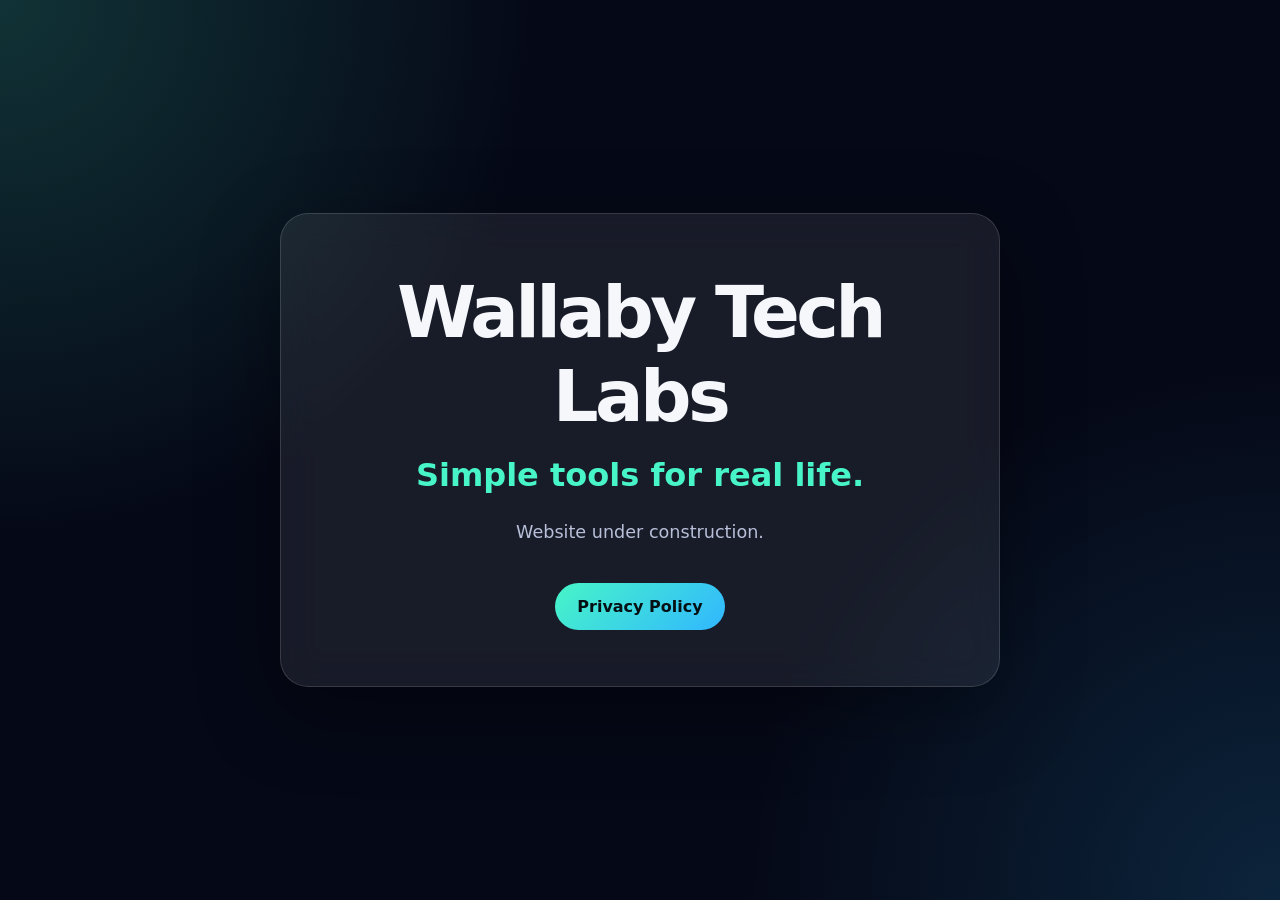
<file: index.html>
<!DOCTYPE html>
<html lang="en">
<head>
  <meta charset="UTF-8" />
  <meta name="viewport" content="width=device-width, initial-scale=1.0" />
  <title>Wallaby Tech Labs</title>
  <link rel="stylesheet" href="style.css" />
</head>

<body>
  <main class="hero">
    <div class="card">

      <h1>Wallaby Tech Labs</h1>

      <p class="claim">
        Simple tools for real life.
      </p>

      <p class="intro">
        Website under construction.
      </p>

      <div class="actions">
        <a href="/privacy-policy/" class="button">Privacy Policy</a>
      </div>

    </div>
  </main>
</body>
</html>
</file>
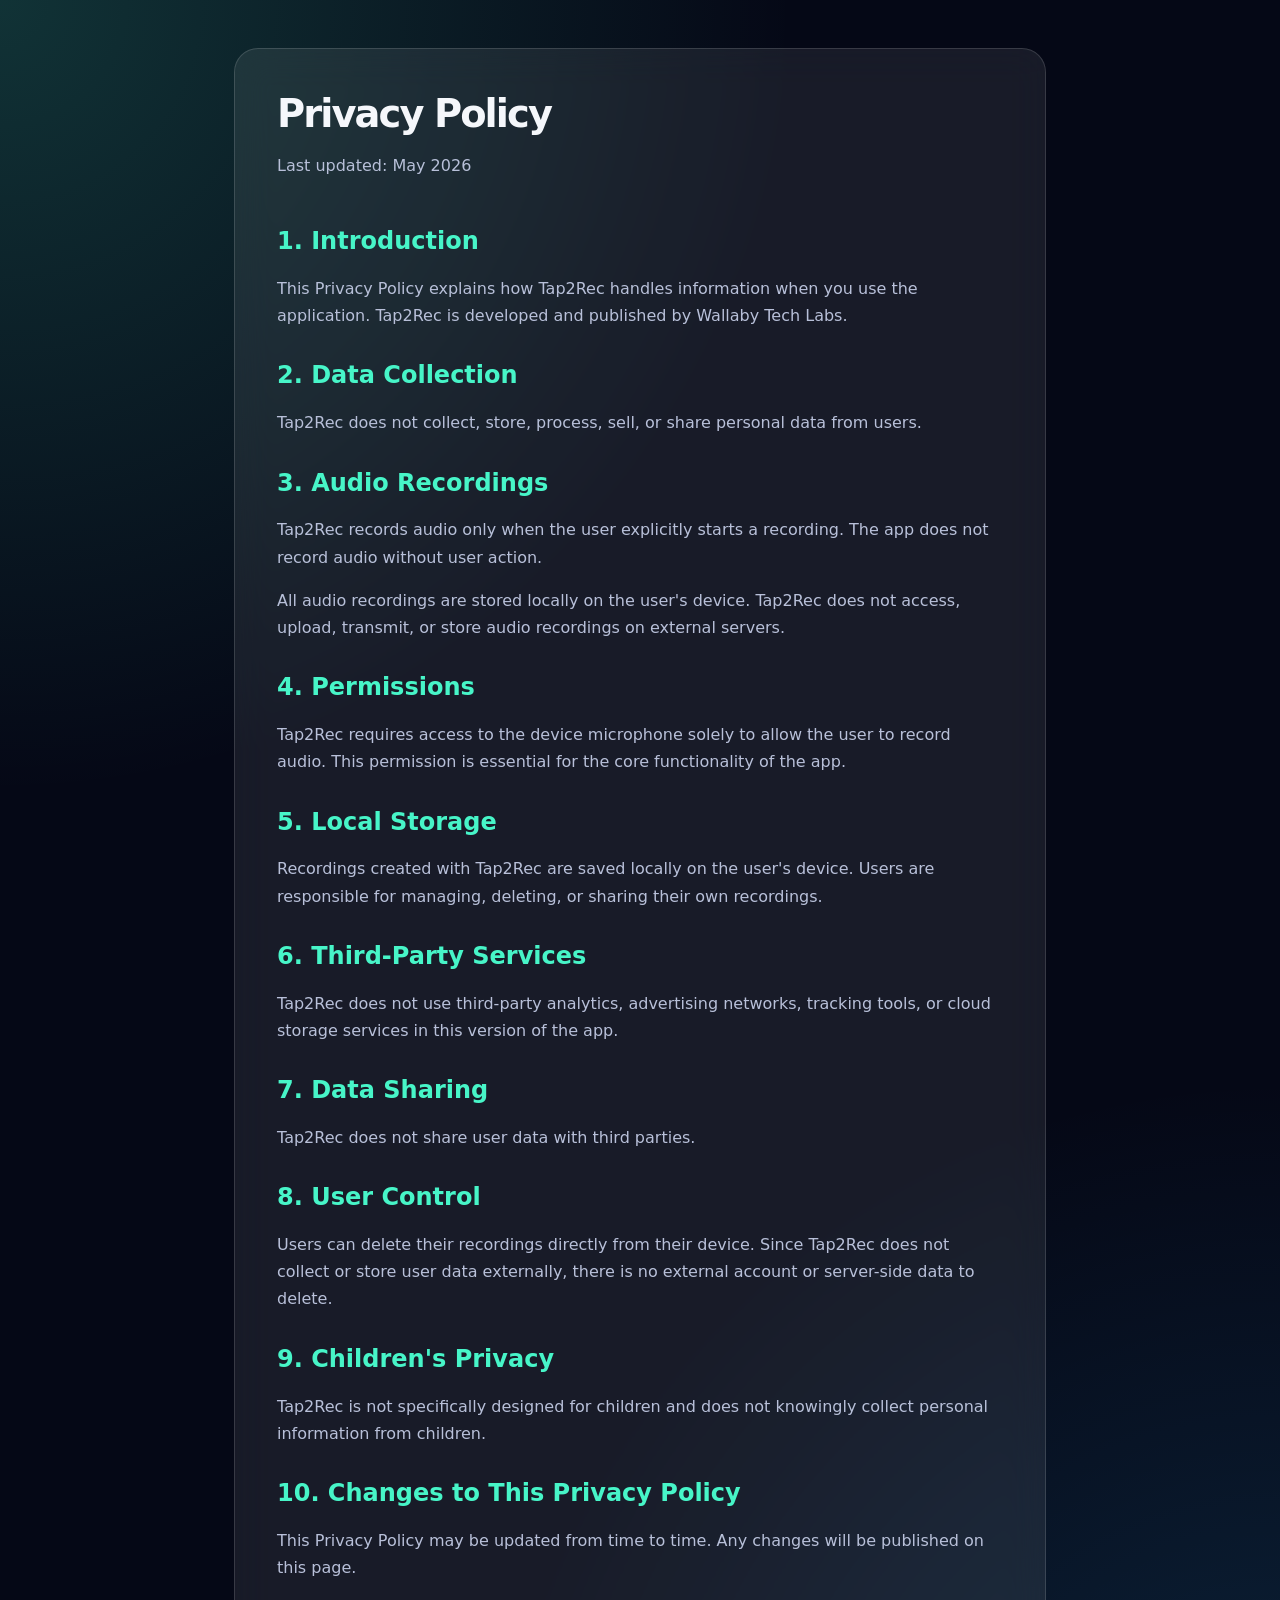
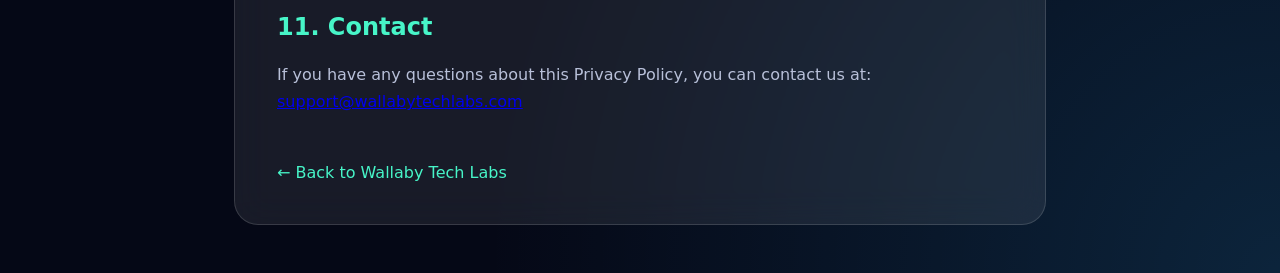
<file: privacy-policy/index.html>
<!DOCTYPE html>
<html lang="en">
<head>
  <meta charset="UTF-8" />
  <meta name="viewport" content="width=device-width, initial-scale=1.0" />
  <title>Privacy Policy | Tap2Rec</title>
  <meta name="description" content="Privacy Policy for Tap2Rec by Wallaby Tech Labs." />
  <link rel="stylesheet" href="../style.css" />
</head>

<body>
  <main class="page">
    <section class="page-card">

      <div class="page-header">
        <div>
          <h1>Privacy Policy</h1>
          <p>Last updated: May 2026</p>
        </div>
      </div>

      <h2>1. Introduction</h2>
      <p>
        This Privacy Policy explains how Tap2Rec handles information when you use the application.
        Tap2Rec is developed and published by Wallaby Tech Labs.
      </p>

      <h2>2. Data Collection</h2>
      <p>
        Tap2Rec does not collect, store, process, sell, or share personal data from users.
      </p>

      <h2>3. Audio Recordings</h2>
      <p>
        Tap2Rec records audio only when the user explicitly starts a recording.
        The app does not record audio without user action.
      </p>
      <p>
        All audio recordings are stored locally on the user's device. Tap2Rec does not access,
        upload, transmit, or store audio recordings on external servers.
      </p>

      <h2>4. Permissions</h2>
      <p>
        Tap2Rec requires access to the device microphone solely to allow the user to record audio.
        This permission is essential for the core functionality of the app.
      </p>

      <h2>5. Local Storage</h2>
      <p>
        Recordings created with Tap2Rec are saved locally on the user's device. Users are responsible
        for managing, deleting, or sharing their own recordings.
      </p>

      <h2>6. Third-Party Services</h2>
      <p>
        Tap2Rec does not use third-party analytics, advertising networks, tracking tools, or cloud
        storage services in this version of the app.
      </p>

      <h2>7. Data Sharing</h2>
      <p>
        Tap2Rec does not share user data with third parties.
      </p>

      <h2>8. User Control</h2>
      <p>
        Users can delete their recordings directly from their device. Since Tap2Rec does not collect
        or store user data externally, there is no external account or server-side data to delete.
      </p>

      <h2>9. Children's Privacy</h2>
      <p>
        Tap2Rec is not specifically designed for children and does not knowingly collect personal
        information from children.
      </p>

      <h2>10. Changes to This Privacy Policy</h2>
      <p>
        This Privacy Policy may be updated from time to time. Any changes will be published on this page.
      </p>

      <h2>11. Contact</h2>
      <p>
        If you have any questions about this Privacy Policy, you can contact us at:
        <br />
        <a href="mailto:support@wallabytechlabs.com">support@wallabytechlabs.com</a>
      </p>

      <a href="/" class="back-link">← Back to Wallaby Tech Labs</a>

    </section>
  </main>
</body>
</html>
</file>
<file: style.css>
:root {
  --bg: #050816;
  --card: rgba(255, 255, 255, 0.08);
  --text: #f5f7fb;
  --muted: #b8c0d9;
  --accent: #47f5c8;
  --accent-2: #31b7ff;
  --border: rgba(255, 255, 255, 0.14);
}

* {
  box-sizing: border-box;
}

body {
  margin: 0;
  font-family: Inter, system-ui, -apple-system, BlinkMacSystemFont, "Segoe UI", sans-serif;
  background:
    radial-gradient(circle at top left, rgba(71, 245, 200, 0.18), transparent 35%),
    radial-gradient(circle at bottom right, rgba(49, 183, 255, 0.16), transparent 35%),
    var(--bg);
  color: var(--text);
  min-height: 100vh;
}

.hero {
  min-height: 100vh;
  display: grid;
  place-items: center;
  padding: 32px;
}

.card {
  width: 100%;
  max-width: 720px;
  text-align: center;
  padding: 56px 36px;
  border: 1px solid var(--border);
  border-radius: 28px;
  background: var(--card);
  backdrop-filter: blur(18px);
  box-shadow: 0 24px 80px rgba(0, 0, 0, 0.35);
}

.logo {
  width: 120px;
  height: 120px;
  object-fit: contain;
  margin-bottom: 28px;
  filter: drop-shadow(0 0 24px rgba(71, 245, 200, 0.35));
}

h1 {
  margin: 0;
  font-size: clamp(2.4rem, 6vw, 4.5rem);
  letter-spacing: -0.05em;
}

.claim {
  margin: 18px 0 0;
  font-size: clamp(1.3rem, 3vw, 2rem);
  color: var(--accent);
  font-weight: 600;
}

.intro {
  max-width: 560px;
  margin: 24px auto 0;
  font-size: 1.1rem;
  line-height: 1.7;
  color: var(--muted);
}

.actions {
  margin-top: 36px;
  display: flex;
  justify-content: center;
  gap: 16px;
  flex-wrap: wrap;
}

.button {
  display: inline-block;
  padding: 14px 22px;
  border-radius: 999px;
  text-decoration: none;
  color: #041014;
  background: linear-gradient(135deg, var(--accent), var(--accent-2));
  font-weight: 700;
}

.button.secondary {
  color: var(--text);
  background: transparent;
  border: 1px solid var(--border);
}

.page {
  max-width: 860px;
  margin: 0 auto;
  padding: 48px 24px;
}

.page-card {
  padding: 42px;
  border: 1px solid var(--border);
  border-radius: 24px;
  background: var(--card);
  backdrop-filter: blur(18px);
}

.page-header {
  display: flex;
  align-items: center;
  gap: 18px;
  margin-bottom: 32px;
}

.page-header img {
  width: 64px;
  height: 64px;
  object-fit: contain;
}

.page h1 {
  font-size: 2.4rem;
  margin: 0;
}

.page h2 {
  margin-top: 32px;
  color: var(--accent);
}

.page p {
  color: var(--muted);
  line-height: 1.7;
}

.back-link {
  display: inline-block;
  margin-top: 32px;
  color: var(--accent);
  text-decoration: none;
}
</file>
